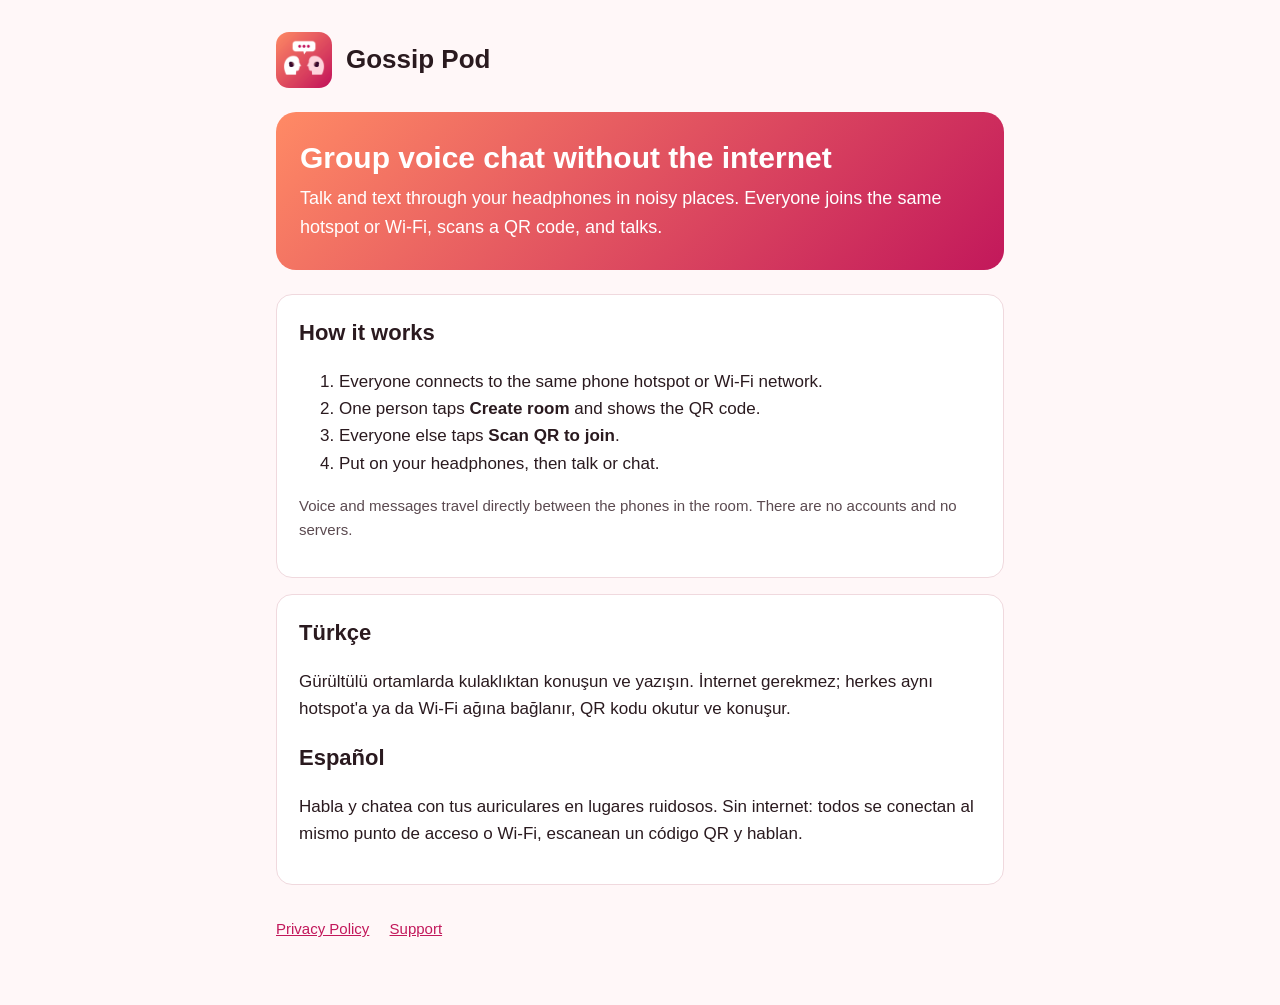
<file: index.html>
<!doctype html>
<html lang="en">
<head>
  <meta charset="utf-8">
  <meta name="viewport" content="width=device-width, initial-scale=1">
  <title>Gossip Pod</title>
  <meta name="description" content="Talk and text through your headphones in noisy places. No internet needed.">
  <link rel="icon" href="icon.png">
  <link rel="stylesheet" href="style.css">
</head>
<body>
<main>
  <header><img src="icon.png" alt=""><a href="index.html">Gossip Pod</a></header>

  <div class="hero">
    <h1>Group voice chat without the internet</h1>
    <p>Talk and text through your headphones in noisy places. Everyone joins the same hotspot or Wi-Fi, scans a QR code, and talks.</p>
  </div>

  <section>
    <h2>How it works</h2>
    <ol>
      <li>Everyone connects to the same phone hotspot or Wi-Fi network.</li>
      <li>One person taps <strong>Create room</strong> and shows the QR code.</li>
      <li>Everyone else taps <strong>Scan QR to join</strong>.</li>
      <li>Put on your headphones, then talk or chat.</li>
    </ol>
    <p class="muted">Voice and messages travel directly between the phones in the room. There are no accounts and no servers.</p>
  </section>

  <section>
    <h2>Türkçe</h2>
    <p>Gürültülü ortamlarda kulaklıktan konuşun ve yazışın. İnternet gerekmez; herkes aynı hotspot'a ya da Wi-Fi ağına bağlanır, QR kodu okutur ve konuşur.</p>
    <h2>Español</h2>
    <p>Habla y chatea con tus auriculares en lugares ruidosos. Sin internet: todos se conectan al mismo punto de acceso o Wi-Fi, escanean un código QR y hablan.</p>
  </section>

  <footer>
    <a href="privacy.html">Privacy Policy</a>
    <a href="support.html">Support</a>
  </footer>
</main>
</body>
</html>
</file>
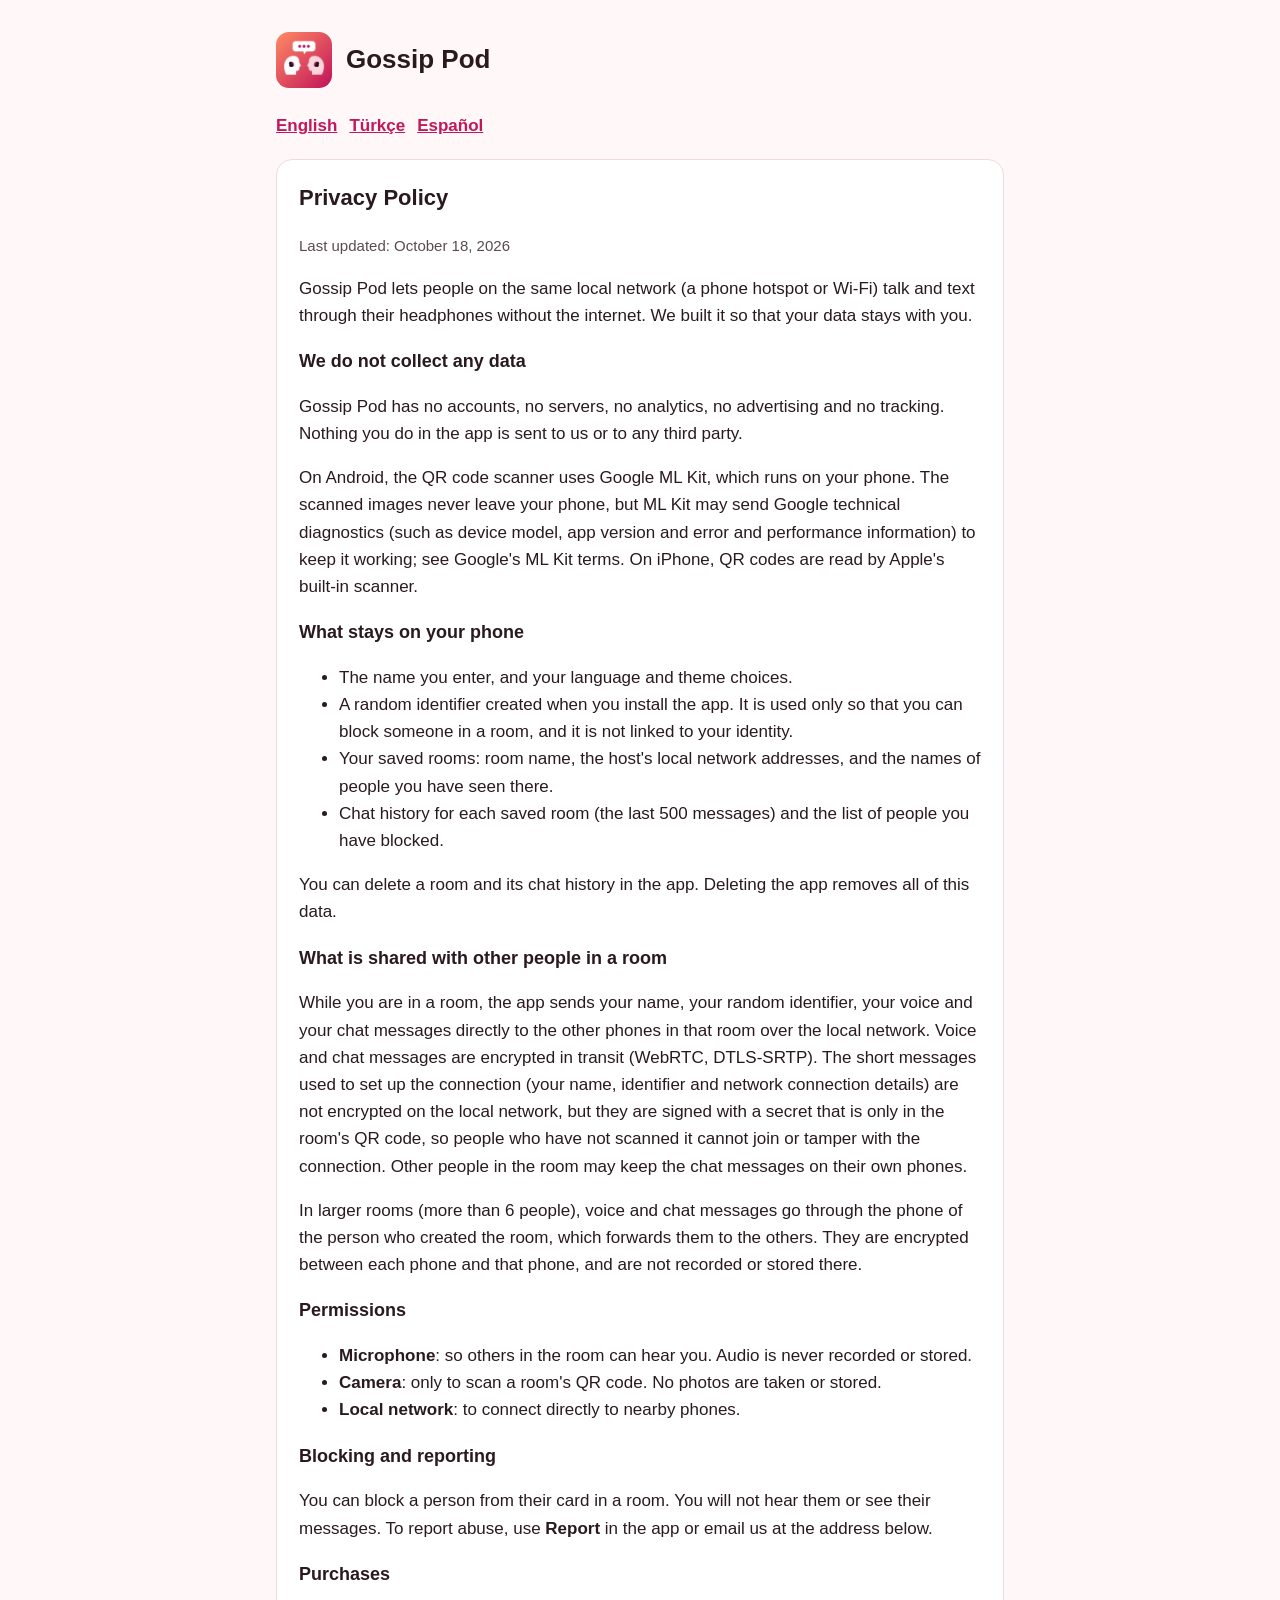
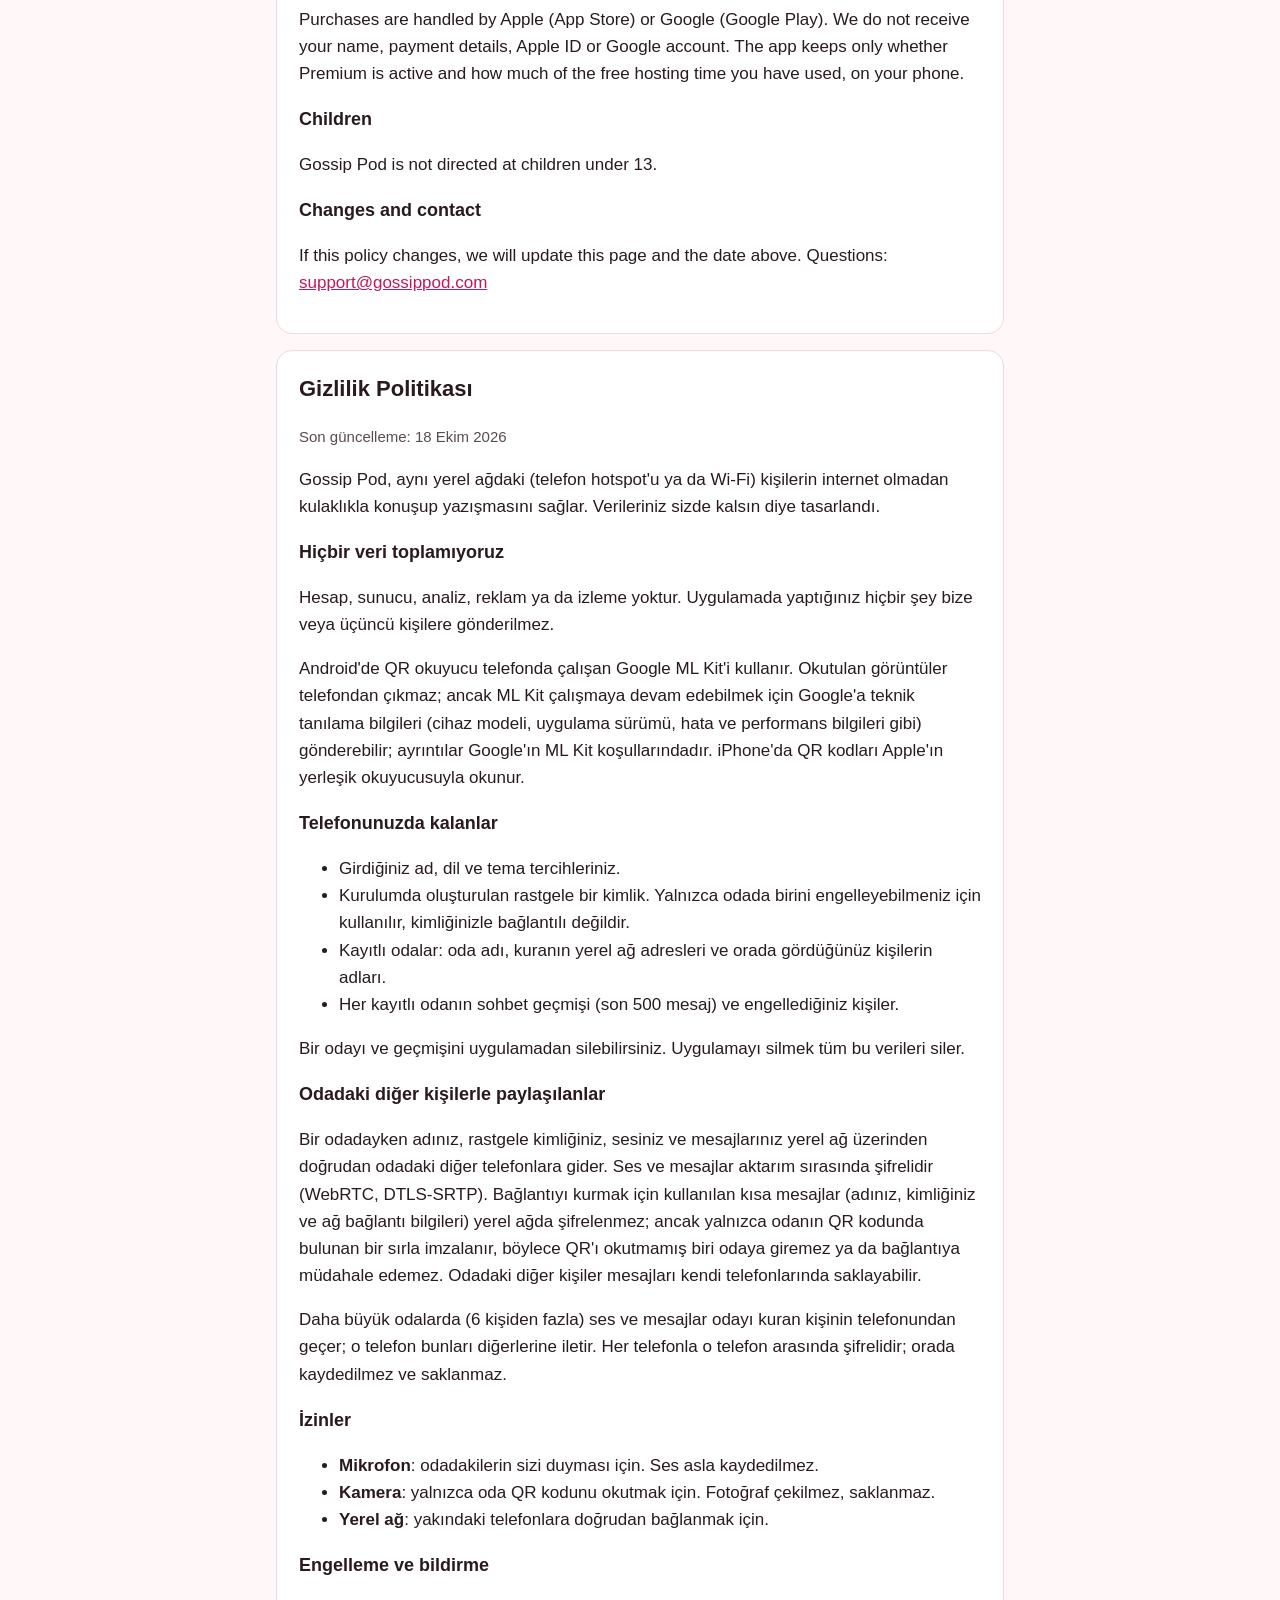
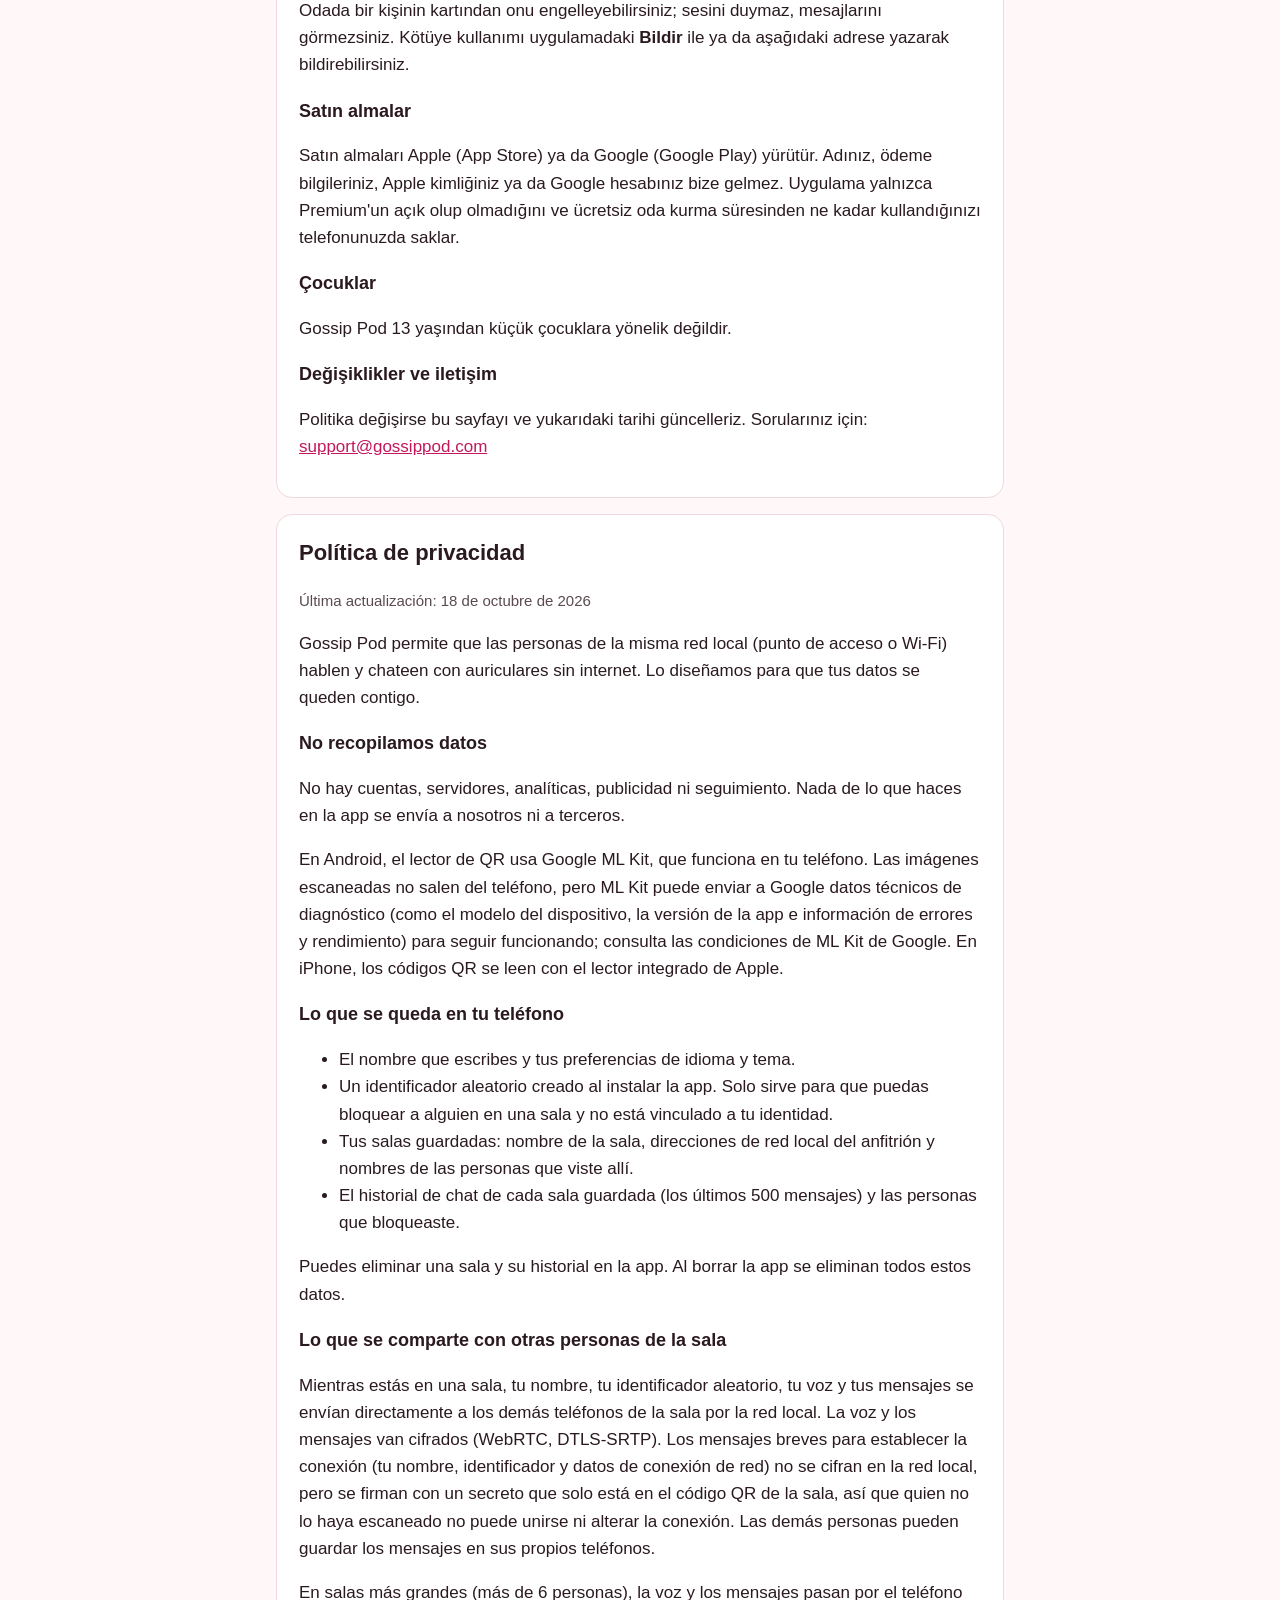
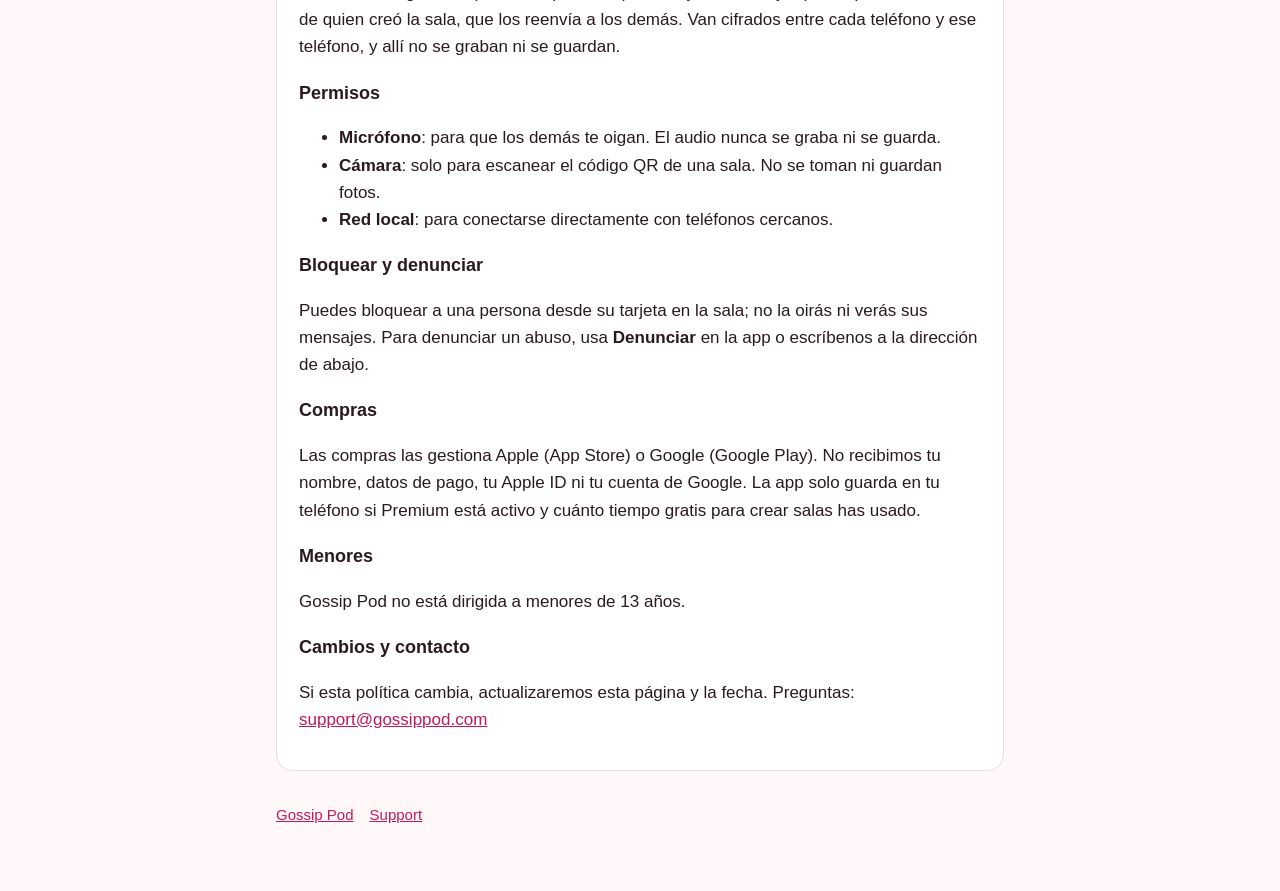
<file: privacy.html>
<!doctype html>
<html lang="en">
<head>
  <meta charset="utf-8">
  <meta name="viewport" content="width=device-width, initial-scale=1">
  <title>Gossip Pod Privacy</title>
  <link rel="icon" href="icon.png">
  <link rel="stylesheet" href="style.css">
</head>
<body>
<main>
  <header><img src="icon.png" alt=""><a href="index.html">Gossip Pod</a></header>
  <nav class="lang"><a href="#en">English</a><a href="#tr">Türkçe</a><a href="#es">Español</a></nav>

  <section id="en">
    <h2>Privacy Policy</h2>
    <p class="muted">Last updated: October 18, 2026</p>
    <p>Gossip Pod lets people on the same local network (a phone hotspot or Wi-Fi) talk and text through their headphones without the internet. We built it so that your data stays with you.</p>

    <h3>We do not collect any data</h3>
    <p>Gossip Pod has no accounts, no servers, no analytics, no advertising and no tracking. Nothing you do in the app is sent to us or to any third party.</p>
    <p>On Android, the QR code scanner uses Google ML Kit, which runs on your phone. The scanned images never leave your phone, but ML Kit may send Google technical diagnostics (such as device model, app version and error and performance information) to keep it working; see Google's ML Kit terms. On iPhone, QR codes are read by Apple's built-in scanner.</p>

    <h3>What stays on your phone</h3>
    <ul>
      <li>The name you enter, and your language and theme choices.</li>
      <li>A random identifier created when you install the app. It is used only so that you can block someone in a room, and it is not linked to your identity.</li>
      <li>Your saved rooms: room name, the host's local network addresses, and the names of people you have seen there.</li>
      <li>Chat history for each saved room (the last 500 messages) and the list of people you have blocked.</li>
    </ul>
    <p>You can delete a room and its chat history in the app. Deleting the app removes all of this data.</p>

    <h3>What is shared with other people in a room</h3>
    <p>While you are in a room, the app sends your name, your random identifier, your voice and your chat messages directly to the other phones in that room over the local network. Voice and chat messages are encrypted in transit (WebRTC, DTLS-SRTP). The short messages used to set up the connection (your name, identifier and network connection details) are not encrypted on the local network, but they are signed with a secret that is only in the room's QR code, so people who have not scanned it cannot join or tamper with the connection. Other people in the room may keep the chat messages on their own phones.</p>
    <p>In larger rooms (more than 6 people), voice and chat messages go through the phone of the person who created the room, which forwards them to the others. They are encrypted between each phone and that phone, and are not recorded or stored there.</p>

    <h3>Permissions</h3>
    <ul>
      <li><strong>Microphone</strong>: so others in the room can hear you. Audio is never recorded or stored.</li>
      <li><strong>Camera</strong>: only to scan a room's QR code. No photos are taken or stored.</li>
      <li><strong>Local network</strong>: to connect directly to nearby phones.</li>
    </ul>

    <h3>Blocking and reporting</h3>
    <p>You can block a person from their card in a room. You will not hear them or see their messages. To report abuse, use <strong>Report</strong> in the app or email us at the address below.</p>

    <h3>Purchases</h3>
    <p>Purchases are handled by Apple (App Store) or Google (Google Play). We do not receive your name, payment details, Apple ID or Google account. The app keeps only whether Premium is active and how much of the free hosting time you have used, on your phone.</p>

    <h3>Children</h3>
    <p>Gossip Pod is not directed at children under 13.</p>

    <h3>Changes and contact</h3>
    <p>If this policy changes, we will update this page and the date above. Questions: <a href="mailto:support@gossippod.com">support@gossippod.com</a></p>
  </section>

  <section id="tr">
    <h2>Gizlilik Politikası</h2>
    <p class="muted">Son güncelleme: 18 Ekim 2026</p>
    <p>Gossip Pod, aynı yerel ağdaki (telefon hotspot'u ya da Wi-Fi) kişilerin internet olmadan kulaklıkla konuşup yazışmasını sağlar. Verileriniz sizde kalsın diye tasarlandı.</p>
    <h3>Hiçbir veri toplamıyoruz</h3>
    <p>Hesap, sunucu, analiz, reklam ya da izleme yoktur. Uygulamada yaptığınız hiçbir şey bize veya üçüncü kişilere gönderilmez.</p>
    <p>Android'de QR okuyucu telefonda çalışan Google ML Kit'i kullanır. Okutulan görüntüler telefondan çıkmaz; ancak ML Kit çalışmaya devam edebilmek için Google'a teknik tanılama bilgileri (cihaz modeli, uygulama sürümü, hata ve performans bilgileri gibi) gönderebilir; ayrıntılar Google'ın ML Kit koşullarındadır. iPhone'da QR kodları Apple'ın yerleşik okuyucusuyla okunur.</p>
    <h3>Telefonunuzda kalanlar</h3>
    <ul>
      <li>Girdiğiniz ad, dil ve tema tercihleriniz.</li>
      <li>Kurulumda oluşturulan rastgele bir kimlik. Yalnızca odada birini engelleyebilmeniz için kullanılır, kimliğinizle bağlantılı değildir.</li>
      <li>Kayıtlı odalar: oda adı, kuranın yerel ağ adresleri ve orada gördüğünüz kişilerin adları.</li>
      <li>Her kayıtlı odanın sohbet geçmişi (son 500 mesaj) ve engellediğiniz kişiler.</li>
    </ul>
    <p>Bir odayı ve geçmişini uygulamadan silebilirsiniz. Uygulamayı silmek tüm bu verileri siler.</p>
    <h3>Odadaki diğer kişilerle paylaşılanlar</h3>
    <p>Bir odadayken adınız, rastgele kimliğiniz, sesiniz ve mesajlarınız yerel ağ üzerinden doğrudan odadaki diğer telefonlara gider. Ses ve mesajlar aktarım sırasında şifrelidir (WebRTC, DTLS-SRTP). Bağlantıyı kurmak için kullanılan kısa mesajlar (adınız, kimliğiniz ve ağ bağlantı bilgileri) yerel ağda şifrelenmez; ancak yalnızca odanın QR kodunda bulunan bir sırla imzalanır, böylece QR'ı okutmamış biri odaya giremez ya da bağlantıya müdahale edemez. Odadaki diğer kişiler mesajları kendi telefonlarında saklayabilir.</p>
    <p>Daha büyük odalarda (6 kişiden fazla) ses ve mesajlar odayı kuran kişinin telefonundan geçer; o telefon bunları diğerlerine iletir. Her telefonla o telefon arasında şifrelidir; orada kaydedilmez ve saklanmaz.</p>
    <h3>İzinler</h3>
    <ul>
      <li><strong>Mikrofon</strong>: odadakilerin sizi duyması için. Ses asla kaydedilmez.</li>
      <li><strong>Kamera</strong>: yalnızca oda QR kodunu okutmak için. Fotoğraf çekilmez, saklanmaz.</li>
      <li><strong>Yerel ağ</strong>: yakındaki telefonlara doğrudan bağlanmak için.</li>
    </ul>
    <h3>Engelleme ve bildirme</h3>
    <p>Odada bir kişinin kartından onu engelleyebilirsiniz; sesini duymaz, mesajlarını görmezsiniz. Kötüye kullanımı uygulamadaki <strong>Bildir</strong> ile ya da aşağıdaki adrese yazarak bildirebilirsiniz.</p>
    <h3>Satın almalar</h3>
    <p>Satın almaları Apple (App Store) ya da Google (Google Play) yürütür. Adınız, ödeme bilgileriniz, Apple kimliğiniz ya da Google hesabınız bize gelmez. Uygulama yalnızca Premium'un açık olup olmadığını ve ücretsiz oda kurma süresinden ne kadar kullandığınızı telefonunuzda saklar.</p>
    <h3>Çocuklar</h3>
    <p>Gossip Pod 13 yaşından küçük çocuklara yönelik değildir.</p>
    <h3>Değişiklikler ve iletişim</h3>
    <p>Politika değişirse bu sayfayı ve yukarıdaki tarihi güncelleriz. Sorularınız için: <a href="mailto:support@gossippod.com">support@gossippod.com</a></p>
  </section>

  <section id="es">
    <h2>Política de privacidad</h2>
    <p class="muted">Última actualización: 18 de octubre de 2026</p>
    <p>Gossip Pod permite que las personas de la misma red local (punto de acceso o Wi-Fi) hablen y chateen con auriculares sin internet. Lo diseñamos para que tus datos se queden contigo.</p>
    <h3>No recopilamos datos</h3>
    <p>No hay cuentas, servidores, analíticas, publicidad ni seguimiento. Nada de lo que haces en la app se envía a nosotros ni a terceros.</p>
    <p>En Android, el lector de QR usa Google ML Kit, que funciona en tu teléfono. Las imágenes escaneadas no salen del teléfono, pero ML Kit puede enviar a Google datos técnicos de diagnóstico (como el modelo del dispositivo, la versión de la app e información de errores y rendimiento) para seguir funcionando; consulta las condiciones de ML Kit de Google. En iPhone, los códigos QR se leen con el lector integrado de Apple.</p>
    <h3>Lo que se queda en tu teléfono</h3>
    <ul>
      <li>El nombre que escribes y tus preferencias de idioma y tema.</li>
      <li>Un identificador aleatorio creado al instalar la app. Solo sirve para que puedas bloquear a alguien en una sala y no está vinculado a tu identidad.</li>
      <li>Tus salas guardadas: nombre de la sala, direcciones de red local del anfitrión y nombres de las personas que viste allí.</li>
      <li>El historial de chat de cada sala guardada (los últimos 500 mensajes) y las personas que bloqueaste.</li>
    </ul>
    <p>Puedes eliminar una sala y su historial en la app. Al borrar la app se eliminan todos estos datos.</p>
    <h3>Lo que se comparte con otras personas de la sala</h3>
    <p>Mientras estás en una sala, tu nombre, tu identificador aleatorio, tu voz y tus mensajes se envían directamente a los demás teléfonos de la sala por la red local. La voz y los mensajes van cifrados (WebRTC, DTLS-SRTP). Los mensajes breves para establecer la conexión (tu nombre, identificador y datos de conexión de red) no se cifran en la red local, pero se firman con un secreto que solo está en el código QR de la sala, así que quien no lo haya escaneado no puede unirse ni alterar la conexión. Las demás personas pueden guardar los mensajes en sus propios teléfonos.</p>
    <p>En salas más grandes (más de 6 personas), la voz y los mensajes pasan por el teléfono de quien creó la sala, que los reenvía a los demás. Van cifrados entre cada teléfono y ese teléfono, y allí no se graban ni se guardan.</p>
    <h3>Permisos</h3>
    <ul>
      <li><strong>Micrófono</strong>: para que los demás te oigan. El audio nunca se graba ni se guarda.</li>
      <li><strong>Cámara</strong>: solo para escanear el código QR de una sala. No se toman ni guardan fotos.</li>
      <li><strong>Red local</strong>: para conectarse directamente con teléfonos cercanos.</li>
    </ul>
    <h3>Bloquear y denunciar</h3>
    <p>Puedes bloquear a una persona desde su tarjeta en la sala; no la oirás ni verás sus mensajes. Para denunciar un abuso, usa <strong>Denunciar</strong> en la app o escríbenos a la dirección de abajo.</p>
    <h3>Compras</h3>
    <p>Las compras las gestiona Apple (App Store) o Google (Google Play). No recibimos tu nombre, datos de pago, tu Apple ID ni tu cuenta de Google. La app solo guarda en tu teléfono si Premium está activo y cuánto tiempo gratis para crear salas has usado.</p>
    <h3>Menores</h3>
    <p>Gossip Pod no está dirigida a menores de 13 años.</p>
    <h3>Cambios y contacto</h3>
    <p>Si esta política cambia, actualizaremos esta página y la fecha. Preguntas: <a href="mailto:support@gossippod.com">support@gossippod.com</a></p>
  </section>

  <footer><a href="index.html">Gossip Pod</a><a href="support.html">Support</a></footer>
</main>
</body>
</html>
</file>
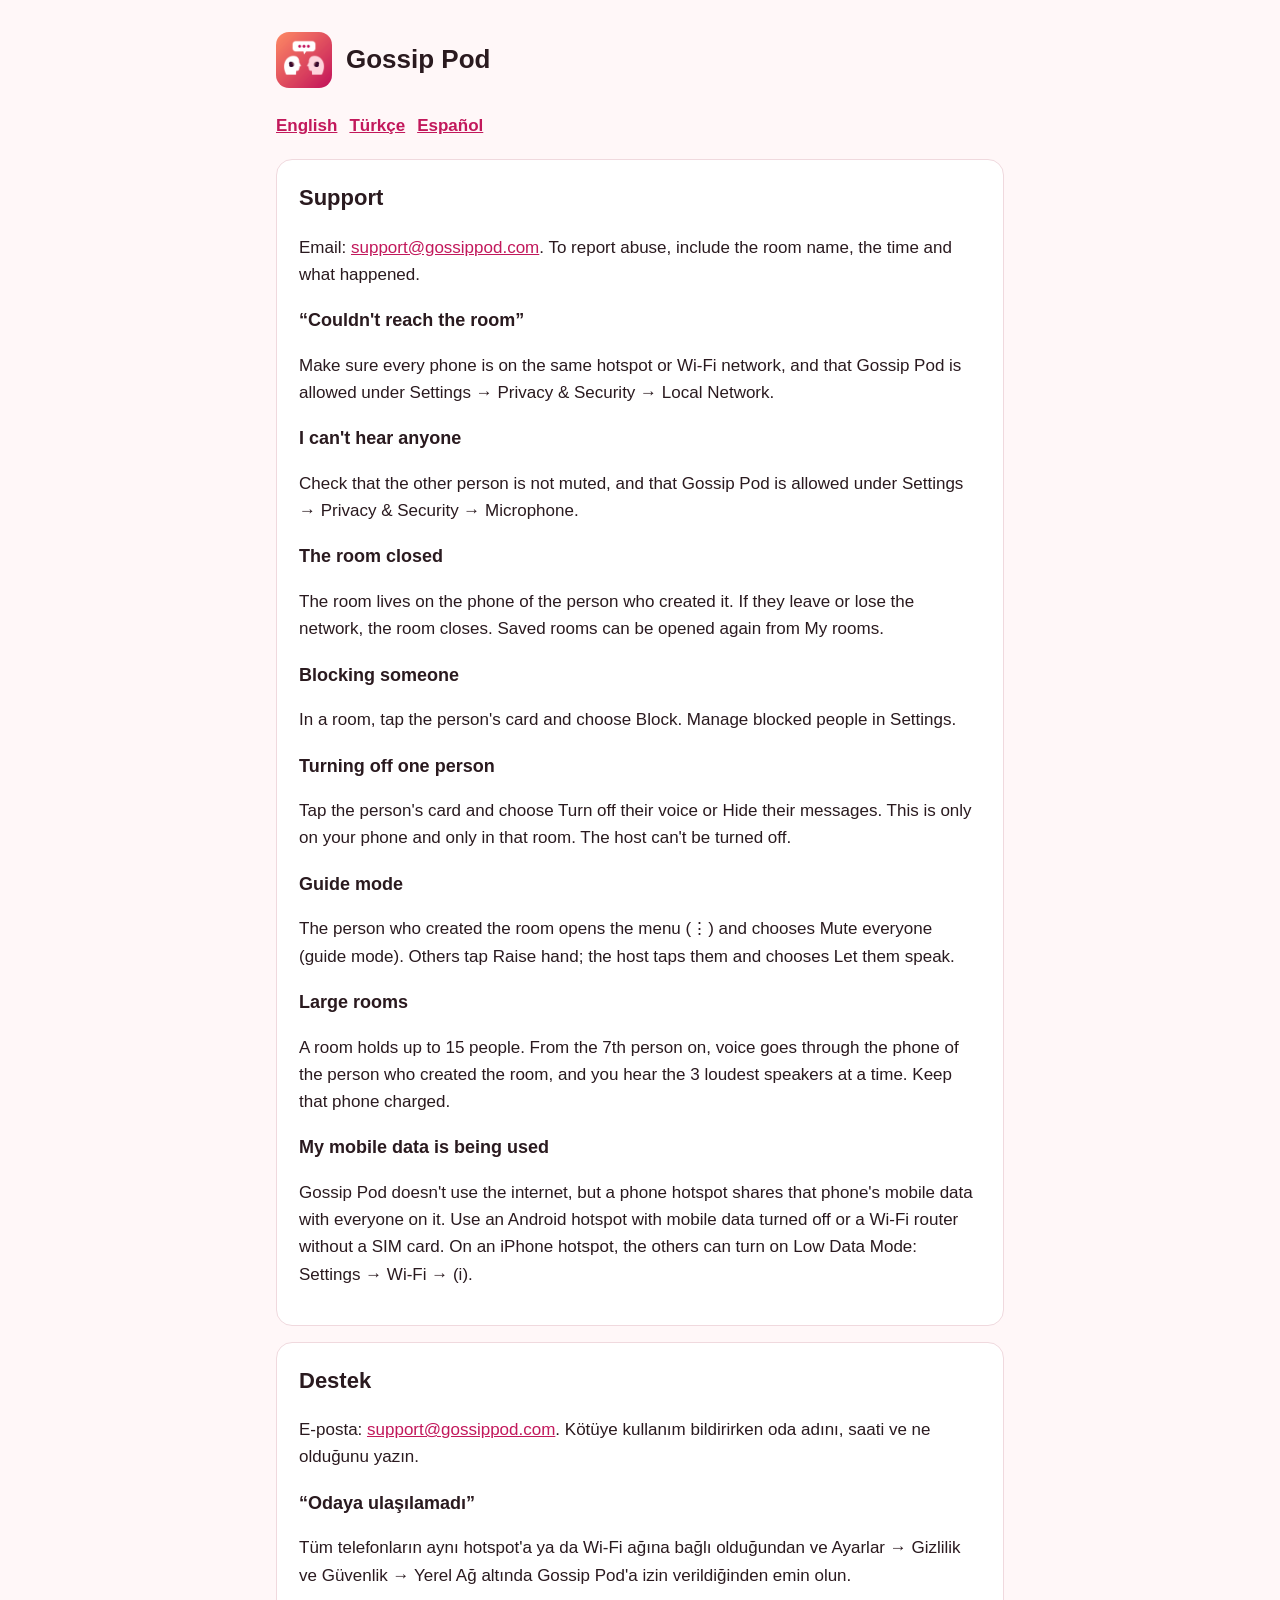
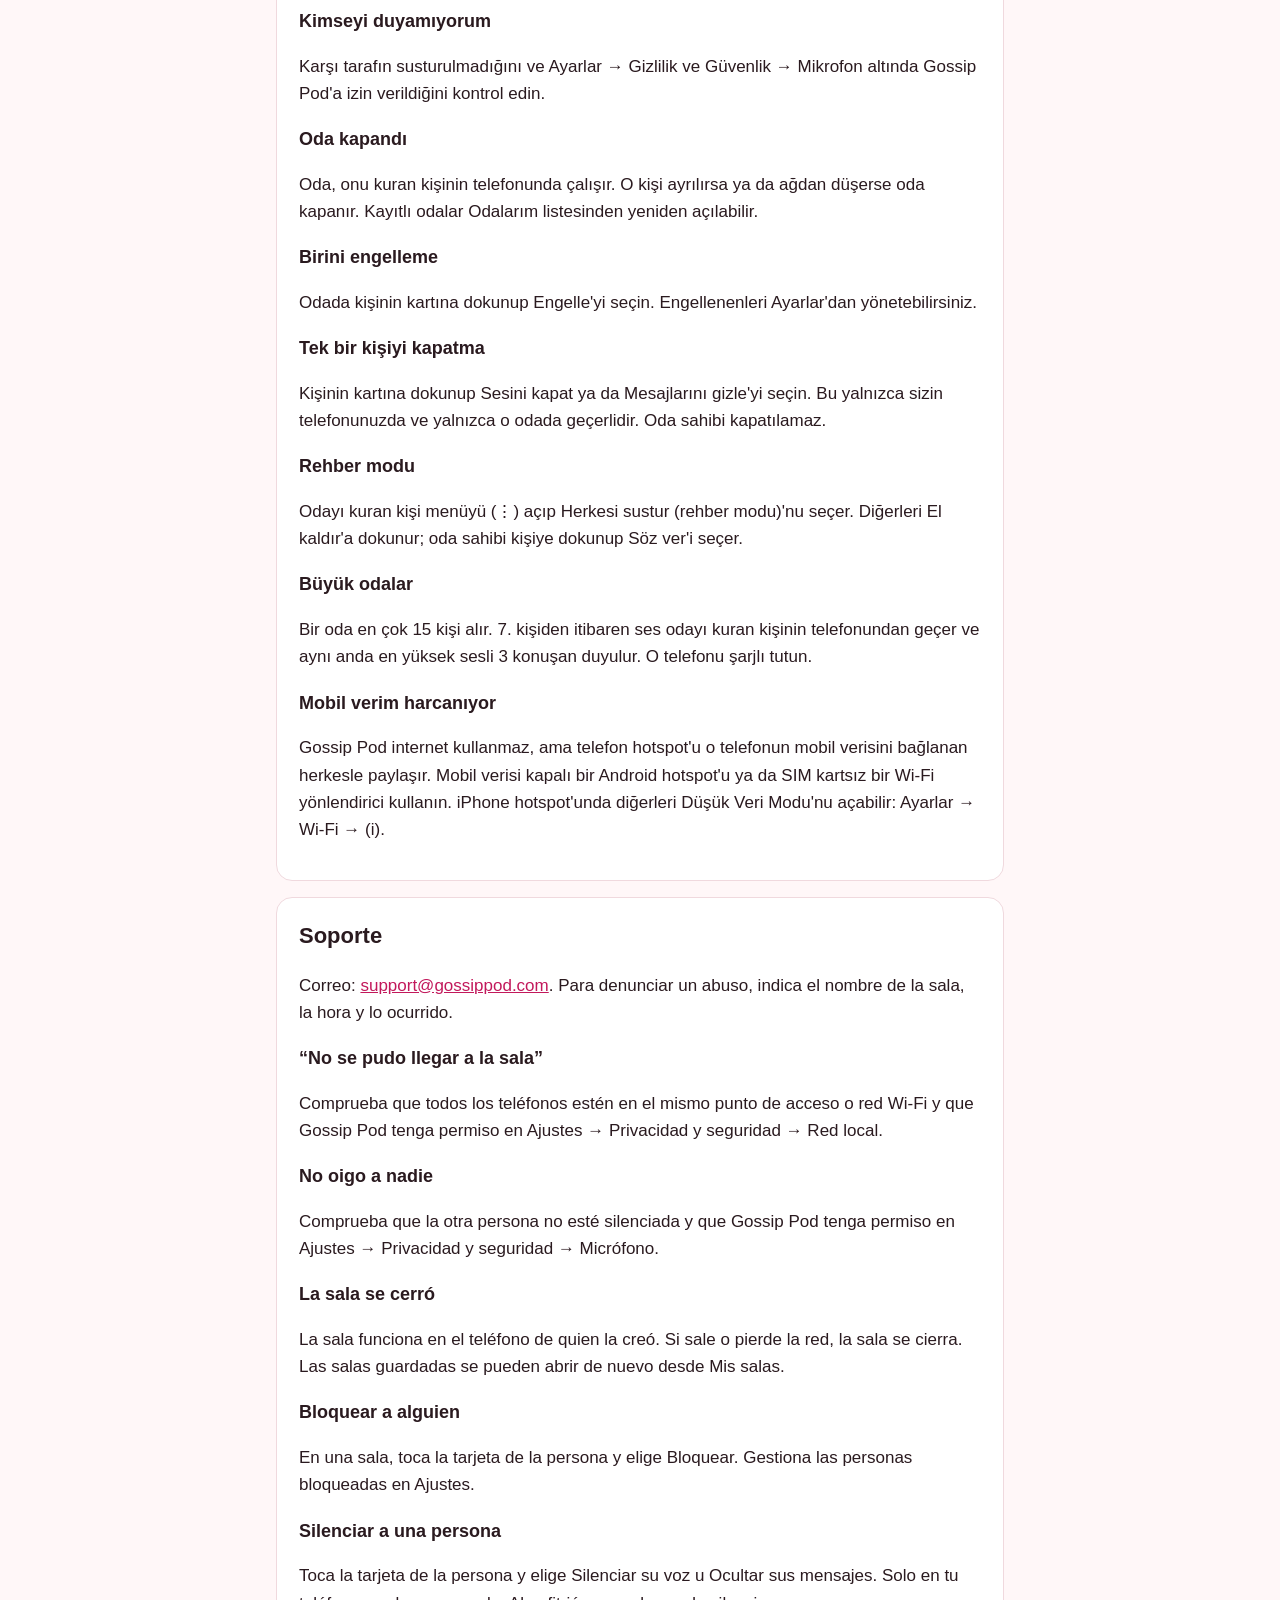
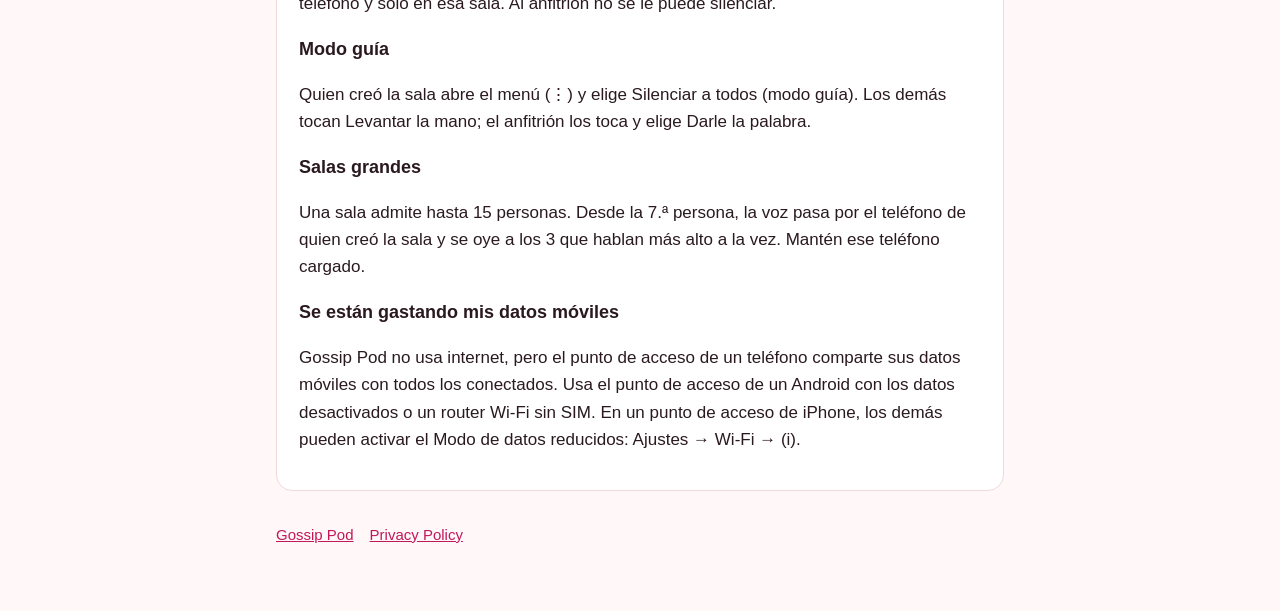
<file: support.html>
<!doctype html>
<html lang="en">
<head>
  <meta charset="utf-8">
  <meta name="viewport" content="width=device-width, initial-scale=1">
  <title>Gossip Pod Support</title>
  <link rel="icon" href="icon.png">
  <link rel="stylesheet" href="style.css">
</head>
<body>
<main>
  <header><img src="icon.png" alt=""><a href="index.html">Gossip Pod</a></header>
  <nav class="lang"><a href="#en">English</a><a href="#tr">Türkçe</a><a href="#es">Español</a></nav>

  <section id="en">
    <h2>Support</h2>
    <p>Email: <a href="mailto:support@gossippod.com">support@gossippod.com</a>. To report abuse, include the room name, the time and what happened.</p>
    <h3>“Couldn't reach the room”</h3>
    <p>Make sure every phone is on the same hotspot or Wi-Fi network, and that Gossip Pod is allowed under Settings → Privacy &amp; Security → Local Network.</p>
    <h3>I can't hear anyone</h3>
    <p>Check that the other person is not muted, and that Gossip Pod is allowed under Settings → Privacy &amp; Security → Microphone.</p>
    <h3>The room closed</h3>
    <p>The room lives on the phone of the person who created it. If they leave or lose the network, the room closes. Saved rooms can be opened again from My rooms.</p>
    <h3>Blocking someone</h3>
    <p>In a room, tap the person's card and choose Block. Manage blocked people in Settings.</p>
    <h3>Turning off one person</h3>
    <p>Tap the person's card and choose Turn off their voice or Hide their messages. This is only on your phone and only in that room. The host can't be turned off.</p>
    <h3>Guide mode</h3>
    <p>The person who created the room opens the menu (⋮) and chooses Mute everyone (guide mode). Others tap Raise hand; the host taps them and chooses Let them speak.</p>
    <h3>Large rooms</h3>
    <p>A room holds up to 15 people. From the 7th person on, voice goes through the phone of the person who created the room, and you hear the 3 loudest speakers at a time. Keep that phone charged.</p>
    <h3>My mobile data is being used</h3>
    <p>Gossip Pod doesn't use the internet, but a phone hotspot shares that phone's mobile data with everyone on it. Use an Android hotspot with mobile data turned off or a Wi-Fi router without a SIM card. On an iPhone hotspot, the others can turn on Low Data Mode: Settings → Wi-Fi → (i).</p>
  </section>

  <section id="tr">
    <h2>Destek</h2>
    <p>E-posta: <a href="mailto:support@gossippod.com">support@gossippod.com</a>. Kötüye kullanım bildirirken oda adını, saati ve ne olduğunu yazın.</p>
    <h3>“Odaya ulaşılamadı”</h3>
    <p>Tüm telefonların aynı hotspot'a ya da Wi-Fi ağına bağlı olduğundan ve Ayarlar → Gizlilik ve Güvenlik → Yerel Ağ altında Gossip Pod'a izin verildiğinden emin olun.</p>
    <h3>Kimseyi duyamıyorum</h3>
    <p>Karşı tarafın susturulmadığını ve Ayarlar → Gizlilik ve Güvenlik → Mikrofon altında Gossip Pod'a izin verildiğini kontrol edin.</p>
    <h3>Oda kapandı</h3>
    <p>Oda, onu kuran kişinin telefonunda çalışır. O kişi ayrılırsa ya da ağdan düşerse oda kapanır. Kayıtlı odalar Odalarım listesinden yeniden açılabilir.</p>
    <h3>Birini engelleme</h3>
    <p>Odada kişinin kartına dokunup Engelle'yi seçin. Engellenenleri Ayarlar'dan yönetebilirsiniz.</p>
    <h3>Tek bir kişiyi kapatma</h3>
    <p>Kişinin kartına dokunup Sesini kapat ya da Mesajlarını gizle'yi seçin. Bu yalnızca sizin telefonunuzda ve yalnızca o odada geçerlidir. Oda sahibi kapatılamaz.</p>
    <h3>Rehber modu</h3>
    <p>Odayı kuran kişi menüyü (⋮) açıp Herkesi sustur (rehber modu)'nu seçer. Diğerleri El kaldır'a dokunur; oda sahibi kişiye dokunup Söz ver'i seçer.</p>
    <h3>Büyük odalar</h3>
    <p>Bir oda en çok 15 kişi alır. 7. kişiden itibaren ses odayı kuran kişinin telefonundan geçer ve aynı anda en yüksek sesli 3 konuşan duyulur. O telefonu şarjlı tutun.</p>
    <h3>Mobil verim harcanıyor</h3>
    <p>Gossip Pod internet kullanmaz, ama telefon hotspot'u o telefonun mobil verisini bağlanan herkesle paylaşır. Mobil verisi kapalı bir Android hotspot'u ya da SIM kartsız bir Wi-Fi yönlendirici kullanın. iPhone hotspot'unda diğerleri Düşük Veri Modu'nu açabilir: Ayarlar → Wi-Fi → (i).</p>
  </section>

  <section id="es">
    <h2>Soporte</h2>
    <p>Correo: <a href="mailto:support@gossippod.com">support@gossippod.com</a>. Para denunciar un abuso, indica el nombre de la sala, la hora y lo ocurrido.</p>
    <h3>“No se pudo llegar a la sala”</h3>
    <p>Comprueba que todos los teléfonos estén en el mismo punto de acceso o red Wi-Fi y que Gossip Pod tenga permiso en Ajustes → Privacidad y seguridad → Red local.</p>
    <h3>No oigo a nadie</h3>
    <p>Comprueba que la otra persona no esté silenciada y que Gossip Pod tenga permiso en Ajustes → Privacidad y seguridad → Micrófono.</p>
    <h3>La sala se cerró</h3>
    <p>La sala funciona en el teléfono de quien la creó. Si sale o pierde la red, la sala se cierra. Las salas guardadas se pueden abrir de nuevo desde Mis salas.</p>
    <h3>Bloquear a alguien</h3>
    <p>En una sala, toca la tarjeta de la persona y elige Bloquear. Gestiona las personas bloqueadas en Ajustes.</p>
    <h3>Silenciar a una persona</h3>
    <p>Toca la tarjeta de la persona y elige Silenciar su voz u Ocultar sus mensajes. Solo en tu teléfono y solo en esa sala. Al anfitrión no se le puede silenciar.</p>
    <h3>Modo guía</h3>
    <p>Quien creó la sala abre el menú (⋮) y elige Silenciar a todos (modo guía). Los demás tocan Levantar la mano; el anfitrión los toca y elige Darle la palabra.</p>
    <h3>Salas grandes</h3>
    <p>Una sala admite hasta 15 personas. Desde la 7.ª persona, la voz pasa por el teléfono de quien creó la sala y se oye a los 3 que hablan más alto a la vez. Mantén ese teléfono cargado.</p>
    <h3>Se están gastando mis datos móviles</h3>
    <p>Gossip Pod no usa internet, pero el punto de acceso de un teléfono comparte sus datos móviles con todos los conectados. Usa el punto de acceso de un Android con los datos desactivados o un router Wi-Fi sin SIM. En un punto de acceso de iPhone, los demás pueden activar el Modo de datos reducidos: Ajustes → Wi-Fi → (i).</p>
  </section>

  <footer><a href="index.html">Gossip Pod</a><a href="privacy.html">Privacy Policy</a></footer>
</main>
</body>
</html>
</file>
<file: style.css>
:root {
  --bg: #fff7f8;
  --text: #2a1a1f;
  --muted: #5b4a50;
  --card: #ffffff;
  --border: #f0d9de;
  --brand: #c2185b;
  --brand-2: #ff8a65;
}
@media (prefers-color-scheme: dark) {
  :root {
    --bg: #1b1114;
    --text: #f7e9ec;
    --muted: #cdb9be;
    --card: #261a1e;
    --border: #3a2a2f;
    --brand: #ff8fb4;
  }
}
* { box-sizing: border-box; }
body {
  margin: 0;
  background: var(--bg);
  color: var(--text);
  font: 17px/1.6 -apple-system, BlinkMacSystemFont, "Segoe UI", Roboto, sans-serif;
}
main { max-width: 760px; margin: 0 auto; padding: 32px 16px 64px; }
header { display: flex; align-items: center; gap: 14px; margin-bottom: 24px; }
header img { width: 56px; height: 56px; border-radius: 13px; }
header a { color: inherit; text-decoration: none; font-size: 26px; font-weight: 700; }
.hero {
  background: linear-gradient(135deg, var(--brand-2), #c2185b);
  color: #fff;
  border-radius: 20px;
  padding: 28px 24px;
  margin-bottom: 24px;
}
.hero h1 { margin: 0 0 8px; font-size: 30px; line-height: 1.2; }
.hero p { margin: 0; font-size: 18px; }
section {
  background: var(--card);
  border: 1px solid var(--border);
  border-radius: 16px;
  padding: 20px 22px;
  margin-bottom: 16px;
}
h2 { margin-top: 0; font-size: 22px; }
h3 { font-size: 18px; margin-bottom: 4px; }
a { color: var(--brand); }
.muted { color: var(--muted); font-size: 15px; }
nav.lang { display: flex; gap: 12px; flex-wrap: wrap; margin: 8px 0 20px; }
nav.lang a { font-weight: 600; }
footer { margin-top: 32px; color: var(--muted); font-size: 15px; }
footer a { margin-right: 16px; }
</file>
